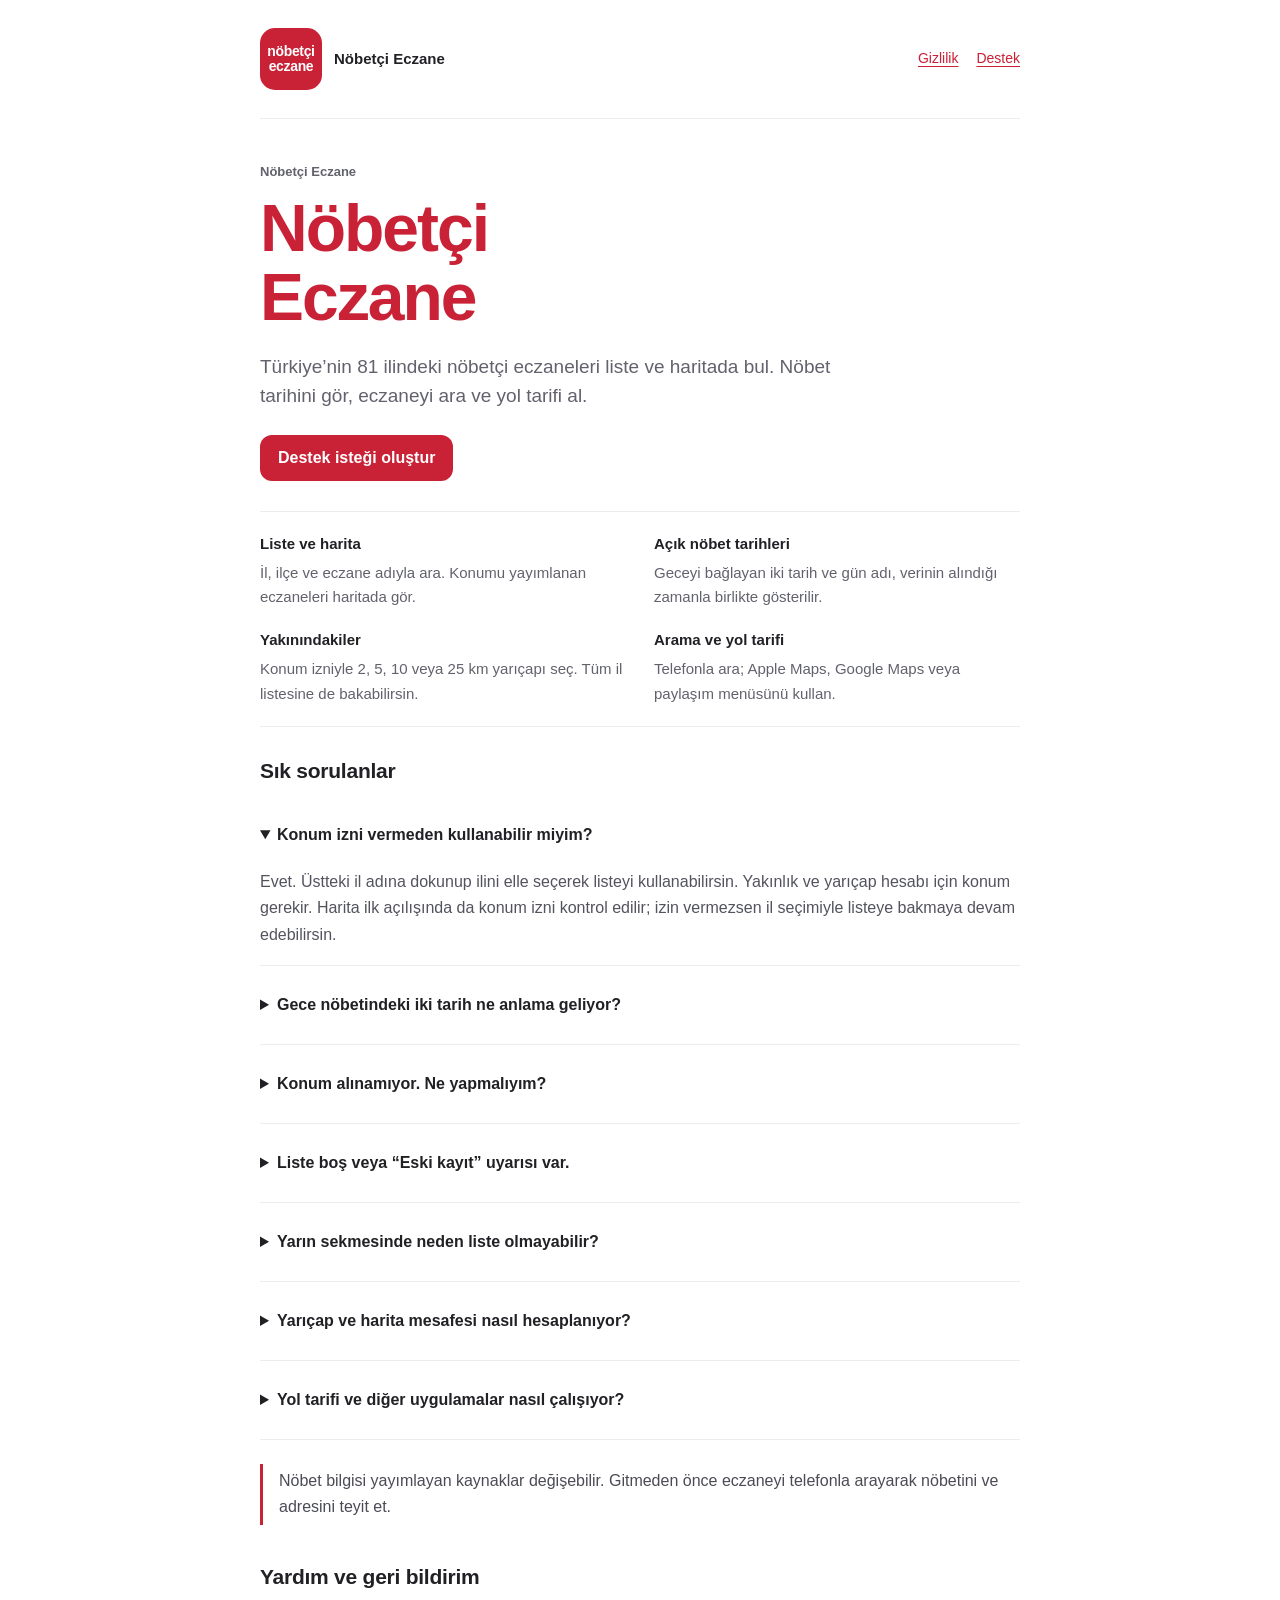
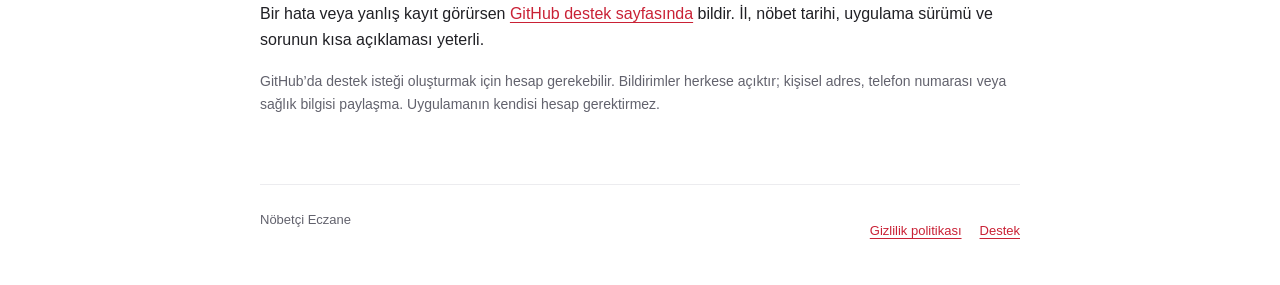
<file: index.html>
<!doctype html>
<html lang="tr">
<head>
  <meta charset="utf-8">
  <meta name="viewport" content="width=device-width, initial-scale=1">
  <meta name="description" content="Nöbetçi Eczane destek sayfası. İl seçimi, nöbet tarihleri, konum izni, harita ve yol tarifi hakkında yardım.">
  <title>Destek · Nöbetçi Eczane</title>
  <link rel="stylesheet" href="styles.css">
</head>
<body>
  <div class="page">
    <header class="top">
      <a class="brand" href="index.html" aria-label="Nöbetçi Eczane destek ana sayfası">
        <span class="brand-mark" aria-hidden="true"><span>nöbetçi</span><span>eczane</span></span>
        <span>Nöbetçi Eczane</span>
      </a>
      <nav aria-label="Sayfalar"><a href="privacy.html">Gizlilik</a><a href="#destek">Destek</a></nav>
    </header>
    <main>
      <p class="eyebrow">Nöbetçi Eczane</p>
      <h1 class="wordmark"><span>Nöbetçi</span><span>Eczane</span></h1>
      <p class="lead">Türkiye’nin 81 ilindeki nöbetçi eczaneleri liste ve haritada bul. Nöbet tarihini gör, eczaneyi ara ve yol tarifi al.</p>
      <a class="button" href="https://github.com/bahadiryl/kirmizi-app-support/issues">Destek isteği oluştur</a>
      <div class="features" aria-label="Uygulama özellikleri">
        <p><strong>Liste ve harita</strong>İl, ilçe ve eczane adıyla ara. Konumu yayımlanan eczaneleri haritada gör.</p>
        <p><strong>Açık nöbet tarihleri</strong>Geceyi bağlayan iki tarih ve gün adı, verinin alındığı zamanla birlikte gösterilir.</p>
        <p><strong>Yakınındakiler</strong>Konum izniyle 2, 5, 10 veya 25 km yarıçapı seç. Tüm il listesine de bakabilirsin.</p>
        <p><strong>Arama ve yol tarifi</strong>Telefonla ara; Apple Maps, Google Maps veya paylaşım menüsünü kullan.</p>
      </div>
      <h2>Sık sorulanlar</h2>
      <details open>
        <summary>Konum izni vermeden kullanabilir miyim?</summary>
        <p>Evet. Üstteki il adına dokunup ilini elle seçerek listeyi kullanabilirsin. Yakınlık ve yarıçap hesabı için konum gerekir. Harita ilk açılışında da konum izni kontrol edilir; izin vermezsen il seçimiyle listeye bakmaya devam edebilirsin.</p>
      </details>
      <details>
        <summary>Gece nöbetindeki iki tarih ne anlama geliyor?</summary>
        <p>Örneğin “3 Ekim 2026 Cumartesi’yi 4 Ekim 2026 Pazar’a bağlayan gece” başlığı, gece yarısını geçen nöbet gününü açıklar. Saatler yalnızca kaynakta yayımlanmışsa gösterilir. Eczanelerin saatleri farklıysa listede hepsi için ortak bir saat aralığı yazılmaz.</p>
      </details>
      <details>
        <summary>Konum alınamıyor. Ne yapmalıyım?</summary>
        <p>Telefonun konum servislerinin açık olduğundan emin ol. Uygulama izni kapalıysa “İzin ver” veya “Ayarlara git” düğmesini kullan. Ayarlardan döndükten sonra “Yeniden dene”ye dokunabilirsin. Bu sırada il listesini elle seçerek kullanabilirsin.</p>
      </details>
      <details>
        <summary>Liste boş veya “Eski kayıt” uyarısı var.</summary>
        <p>Seçili nöbet tarihini ve veri zamanını kontrol et. Filtreleri temizleyip “Tüm il”i seç veya listeyi yenile. Kaynak geçici olarak yanıt vermiyorsa biraz sonra tekrar dene. Önceden alınmış bir liste gösterilirse gerçek tarihi korunur ve güncel olmadığı açıkça belirtilir.</p>
      </details>
      <details>
        <summary>Yarın sekmesinde neden liste olmayabilir?</summary>
        <p>Yarın için yalnızca veri kaynağının yayımladığı gelecek tarih gösterilir. Kaynak henüz yayımlamadıysa bugünün eczaneleri yarının listesi gibi gösterilmez.</p>
      </details>
      <details>
        <summary>Yarıçap ve harita mesafesi nasıl hesaplanıyor?</summary>
        <p>Yarıçap kuş uçuşu mesafedir; yürüyüş veya sürüş mesafesi değildir. Yayımlanmış konumu eksik bir eczane için işaretçi ya da mesafe üretilmez. Bu eczanelerin adreslerini “Tüm il” listesinde görebilirsin.</p>
      </details>
      <details>
        <summary>Yol tarifi ve diğer uygulamalar nasıl çalışıyor?</summary>
        <p>iPhone’da “Yol tarifi al” ile Apple Maps veya Google Maps seçebilirsin. Google Maps kurulu değilse web bağlantısı açılır. “Diğer uygulamalar”, seçtiğin eczanenin adresini ve konum bağlantısını telefonun paylaşım menüsüne verir. Yayımlanmış koordinat yoksa yol tarifi eczanenin tam adresiyle aranır.</p>
      </details>
      <div class="note">Nöbet bilgisi yayımlayan kaynaklar değişebilir. Gitmeden önce eczaneyi telefonla arayarak nöbetini ve adresini teyit et.</div>
      <section class="contact" id="destek" aria-labelledby="destek-baslik">
        <h2 id="destek-baslik">Yardım ve geri bildirim</h2>
        <p>Bir hata veya yanlış kayıt görürsen <a href="https://github.com/bahadiryl/kirmizi-app-support/issues">GitHub destek sayfasında</a> bildir. İl, nöbet tarihi, uygulama sürümü ve sorunun kısa açıklaması yeterli.</p>
        <p class="small">GitHub’da destek isteği oluşturmak için hesap gerekebilir. Bildirimler herkese açıktır; kişisel adres, telefon numarası veya sağlık bilgisi paylaşma. Uygulamanın kendisi hesap gerektirmez.</p>
      </section>
    </main>
    <footer><span>Nöbetçi Eczane</span><nav aria-label="Alt sayfalar"><a href="privacy.html">Gizlilik politikası</a><a href="https://github.com/bahadiryl/kirmizi-app-support/issues">Destek</a></nav></footer>
  </div>
</body>
</html>
</file>
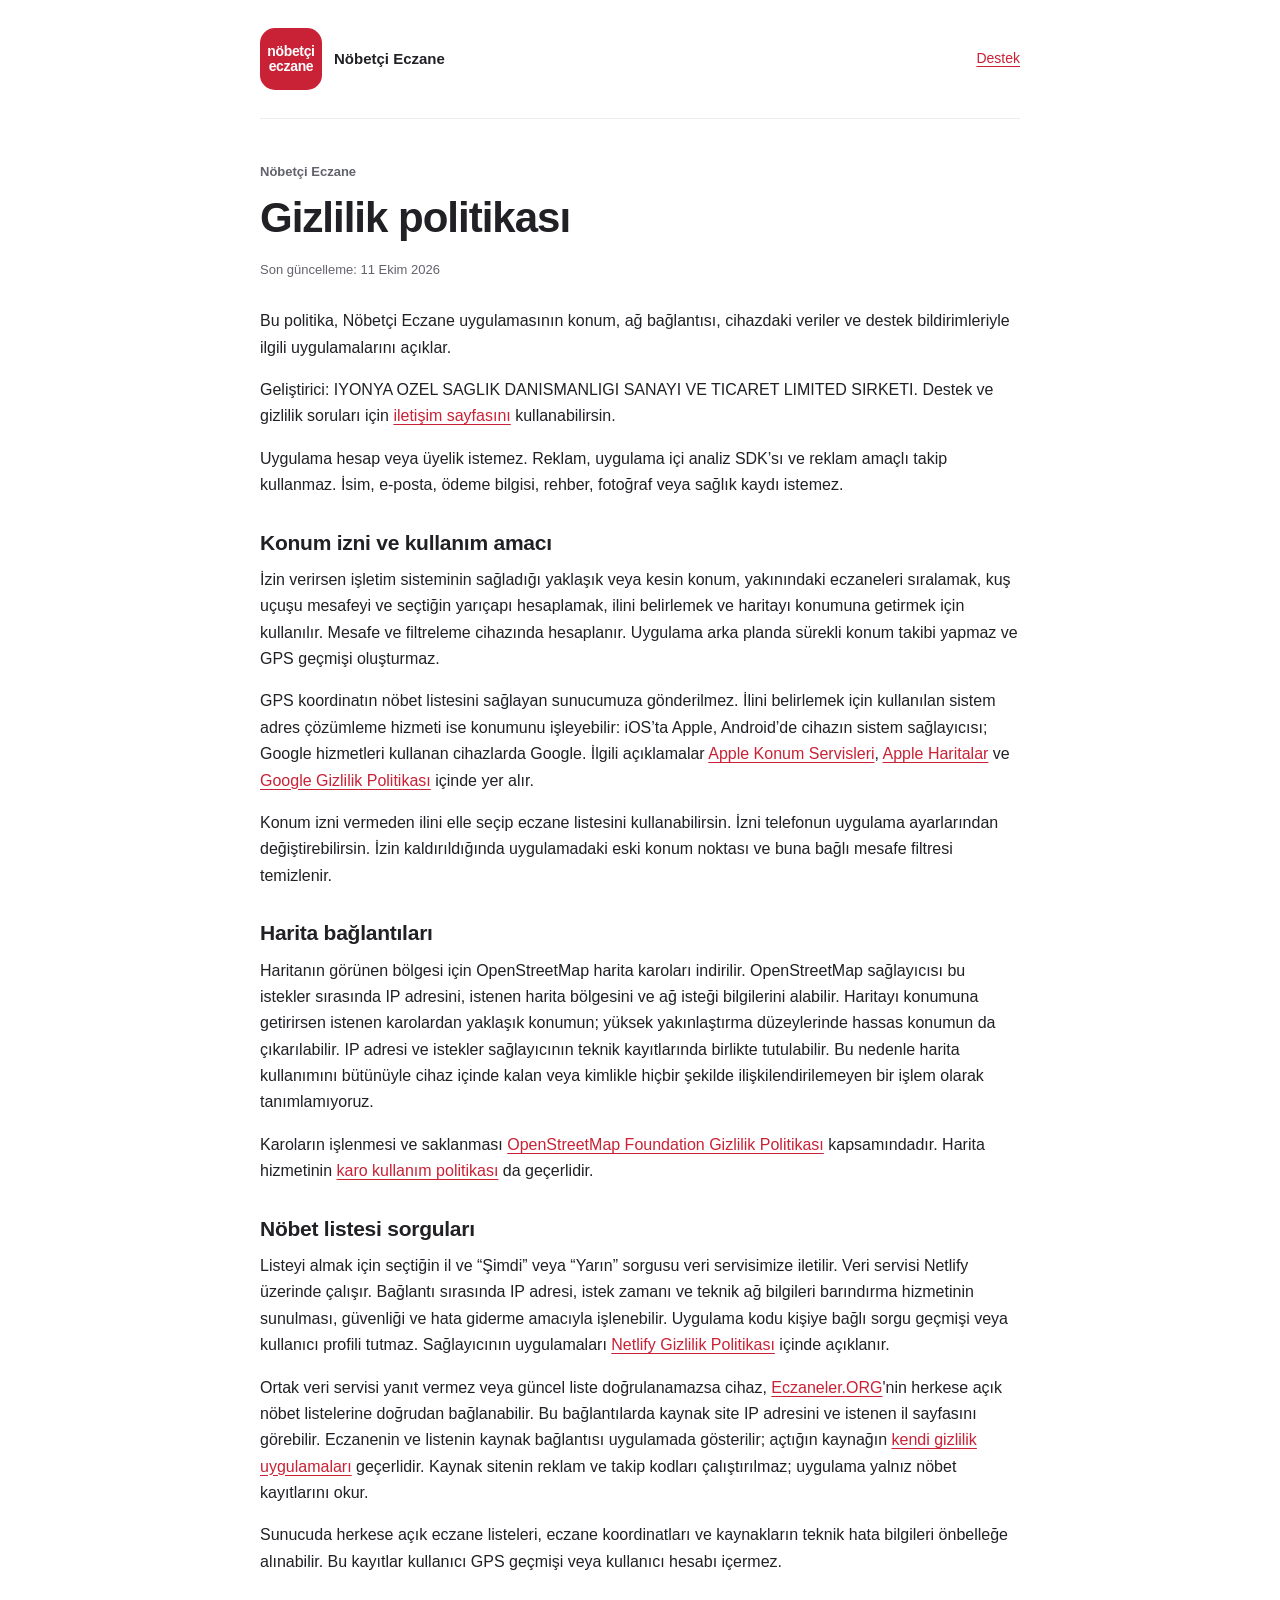
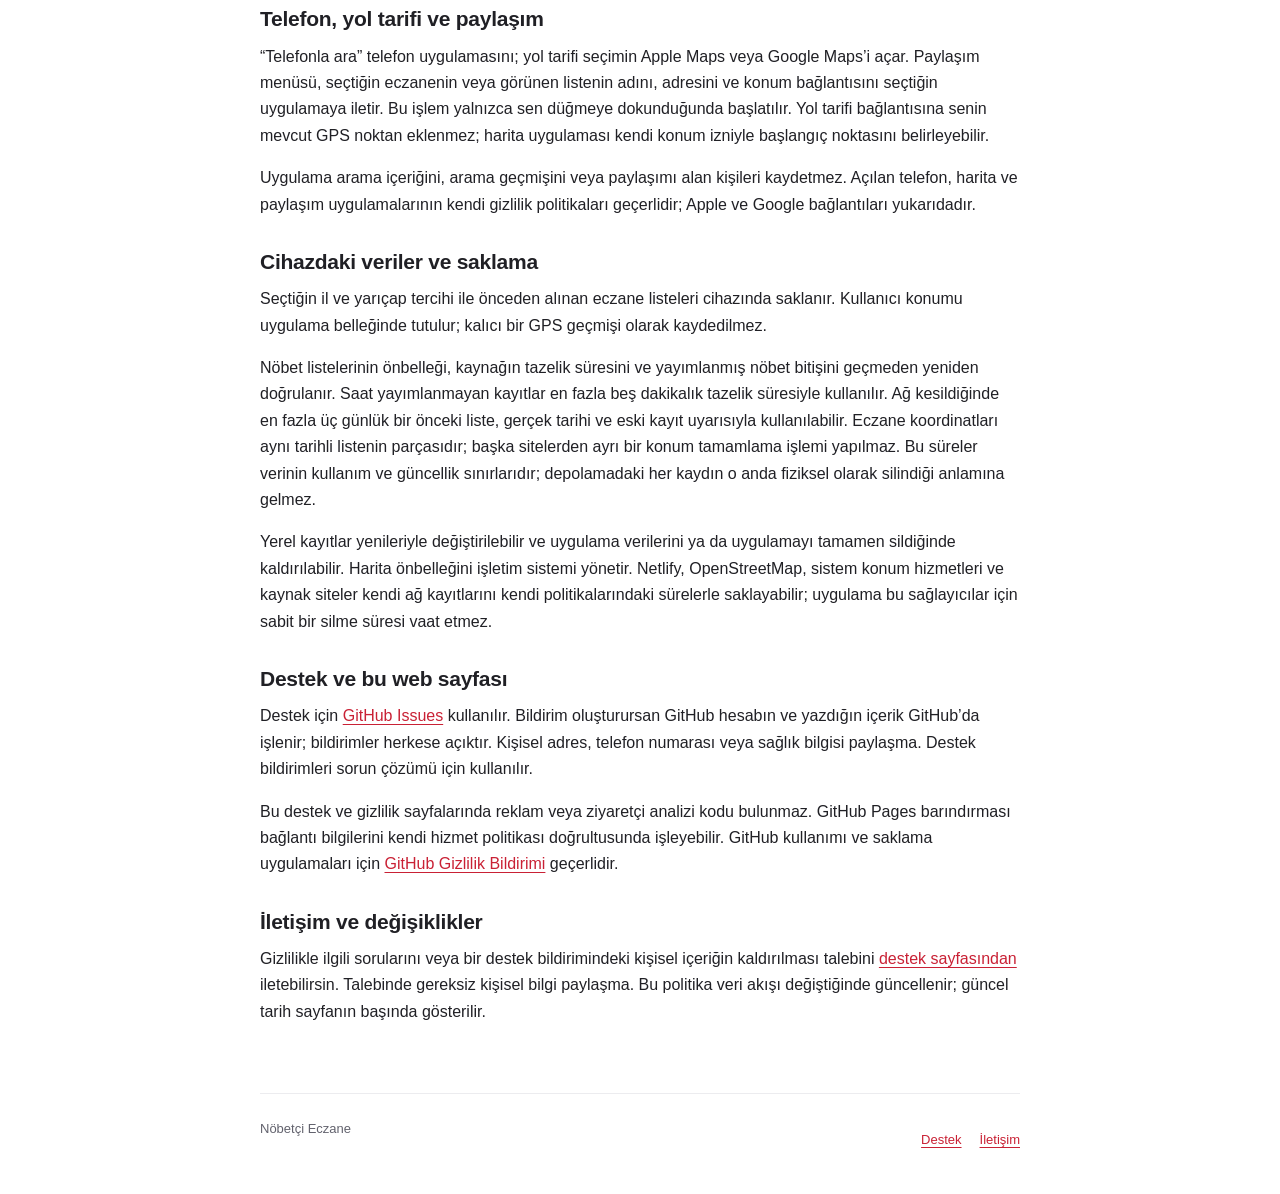
<file: privacy.html>
<!doctype html>
<html lang="tr">
<head>
  <meta charset="utf-8">
  <meta name="viewport" content="width=device-width, initial-scale=1">
  <meta name="description" content="Nöbetçi Eczane gizlilik politikası. Konum izni, harita, veri sorguları, yerel önbellek ve destek bilgileri.">
  <title>Gizlilik · Nöbetçi Eczane</title>
  <link rel="stylesheet" href="styles.css">
</head>
<body>
  <div class="page">
    <header class="top">
      <a class="brand" href="index.html" aria-label="Nöbetçi Eczane destek ana sayfası">
        <span class="brand-mark" aria-hidden="true"><span>nöbetçi</span><span>eczane</span></span>
        <span>Nöbetçi Eczane</span>
      </a>
      <nav aria-label="Sayfalar"><a href="index.html">Destek</a></nav>
    </header>
    <main>
      <p class="eyebrow">Nöbetçi Eczane</p>
      <h1>Gizlilik politikası</h1>
      <p class="updated">Son güncelleme: 11 Ekim 2026</p>
      <p>Bu politika, Nöbetçi Eczane uygulamasının konum, ağ bağlantısı, cihazdaki veriler ve destek bildirimleriyle ilgili uygulamalarını açıklar.</p>
      <p>Geliştirici: IYONYA OZEL SAGLIK DANISMANLIGI SANAYI VE TICARET LIMITED SIRKETI. Destek ve gizlilik soruları için <a href="https://github.com/bahadiryl/kirmizi-app-support/issues">iletişim sayfasını</a> kullanabilirsin.</p>
      <p>Uygulama hesap veya üyelik istemez. Reklam, uygulama içi analiz SDK’sı ve reklam amaçlı takip kullanmaz. İsim, e-posta, ödeme bilgisi, rehber, fotoğraf veya sağlık kaydı istemez.</p>
      <h2>Konum izni ve kullanım amacı</h2>
      <p>İzin verirsen işletim sisteminin sağladığı yaklaşık veya kesin konum, yakınındaki eczaneleri sıralamak, kuş uçuşu mesafeyi ve seçtiğin yarıçapı hesaplamak, ilini belirlemek ve haritayı konumuna getirmek için kullanılır. Mesafe ve filtreleme cihazında hesaplanır. Uygulama arka planda sürekli konum takibi yapmaz ve GPS geçmişi oluşturmaz.</p>
      <p>GPS koordinatın nöbet listesini sağlayan sunucumuza gönderilmez. İlini belirlemek için kullanılan sistem adres çözümleme hizmeti ise konumunu işleyebilir: iOS’ta Apple, Android’de cihazın sistem sağlayıcısı; Google hizmetleri kullanan cihazlarda Google. İlgili açıklamalar <a href="https://www.apple.com/legal/privacy/data/en/location-services/">Apple Konum Servisleri</a>, <a href="https://www.apple.com/legal/privacy/data/en/apple-maps/">Apple Haritalar</a> ve <a href="https://policies.google.com/privacy?hl=tr">Google Gizlilik Politikası</a> içinde yer alır.</p>
      <p>Konum izni vermeden ilini elle seçip eczane listesini kullanabilirsin. İzni telefonun uygulama ayarlarından değiştirebilirsin. İzin kaldırıldığında uygulamadaki eski konum noktası ve buna bağlı mesafe filtresi temizlenir.</p>
      <h2>Harita bağlantıları</h2>
      <p>Haritanın görünen bölgesi için OpenStreetMap harita karoları indirilir. OpenStreetMap sağlayıcısı bu istekler sırasında IP adresini, istenen harita bölgesini ve ağ isteği bilgilerini alabilir. Haritayı konumuna getirirsen istenen karolardan yaklaşık konumun; yüksek yakınlaştırma düzeylerinde hassas konumun da çıkarılabilir. IP adresi ve istekler sağlayıcının teknik kayıtlarında birlikte tutulabilir. Bu nedenle harita kullanımını bütünüyle cihaz içinde kalan veya kimlikle hiçbir şekilde ilişkilendirilemeyen bir işlem olarak tanımlamıyoruz.</p>
      <p>Karoların işlenmesi ve saklanması <a href="https://osmfoundation.org/wiki/Privacy_Policy">OpenStreetMap Foundation Gizlilik Politikası</a> kapsamındadır. Harita hizmetinin <a href="https://operations.osmfoundation.org/policies/tiles/">karo kullanım politikası</a> da geçerlidir.</p>
      <h2>Nöbet listesi sorguları</h2>
      <p>Listeyi almak için seçtiğin il ve “Şimdi” veya “Yarın” sorgusu veri servisimize iletilir. Veri servisi Netlify üzerinde çalışır. Bağlantı sırasında IP adresi, istek zamanı ve teknik ağ bilgileri barındırma hizmetinin sunulması, güvenliği ve hata giderme amacıyla işlenebilir. Uygulama kodu kişiye bağlı sorgu geçmişi veya kullanıcı profili tutmaz. Sağlayıcının uygulamaları <a href="https://www.netlify.com/privacy/">Netlify Gizlilik Politikası</a> içinde açıklanır.</p>
      <p>Ortak veri servisi yanıt vermez veya güncel liste doğrulanamazsa cihaz, <a href="https://eczaneler.org/">Eczaneler.ORG</a>'nin herkese açık nöbet listelerine doğrudan bağlanabilir. Bu bağlantılarda kaynak site IP adresini ve istenen il sayfasını görebilir. Eczanenin ve listenin kaynak bağlantısı uygulamada gösterilir; açtığın kaynağın <a href="https://eczaneler.org/kurumsal/gizlilik-ve-cerez-politikasi">kendi gizlilik uygulamaları</a> geçerlidir. Kaynak sitenin reklam ve takip kodları çalıştırılmaz; uygulama yalnız nöbet kayıtlarını okur.</p>
      <p>Sunucuda herkese açık eczane listeleri, eczane koordinatları ve kaynakların teknik hata bilgileri önbelleğe alınabilir. Bu kayıtlar kullanıcı GPS geçmişi veya kullanıcı hesabı içermez.</p>
      <h2>Telefon, yol tarifi ve paylaşım</h2>
      <p>“Telefonla ara” telefon uygulamasını; yol tarifi seçimin Apple Maps veya Google Maps’i açar. Paylaşım menüsü, seçtiğin eczanenin veya görünen listenin adını, adresini ve konum bağlantısını seçtiğin uygulamaya iletir. Bu işlem yalnızca sen düğmeye dokunduğunda başlatılır. Yol tarifi bağlantısına senin mevcut GPS noktan eklenmez; harita uygulaması kendi konum izniyle başlangıç noktasını belirleyebilir.</p>
      <p>Uygulama arama içeriğini, arama geçmişini veya paylaşımı alan kişileri kaydetmez. Açılan telefon, harita ve paylaşım uygulamalarının kendi gizlilik politikaları geçerlidir; Apple ve Google bağlantıları yukarıdadır.</p>
      <h2>Cihazdaki veriler ve saklama</h2>
      <p>Seçtiğin il ve yarıçap tercihi ile önceden alınan eczane listeleri cihazında saklanır. Kullanıcı konumu uygulama belleğinde tutulur; kalıcı bir GPS geçmişi olarak kaydedilmez.</p>
      <p>Nöbet listelerinin önbelleği, kaynağın tazelik süresini ve yayımlanmış nöbet bitişini geçmeden yeniden doğrulanır. Saat yayımlanmayan kayıtlar en fazla beş dakikalık tazelik süresiyle kullanılır. Ağ kesildiğinde en fazla üç günlük bir önceki liste, gerçek tarihi ve eski kayıt uyarısıyla kullanılabilir. Eczane koordinatları aynı tarihli listenin parçasıdır; başka sitelerden ayrı bir konum tamamlama işlemi yapılmaz. Bu süreler verinin kullanım ve güncellik sınırlarıdır; depolamadaki her kaydın o anda fiziksel olarak silindiği anlamına gelmez.</p>
      <p>Yerel kayıtlar yenileriyle değiştirilebilir ve uygulama verilerini ya da uygulamayı tamamen sildiğinde kaldırılabilir. Harita önbelleğini işletim sistemi yönetir. Netlify, OpenStreetMap, sistem konum hizmetleri ve kaynak siteler kendi ağ kayıtlarını kendi politikalarındaki sürelerle saklayabilir; uygulama bu sağlayıcılar için sabit bir silme süresi vaat etmez.</p>
      <h2>Destek ve bu web sayfası</h2>
      <p>Destek için <a href="https://github.com/bahadiryl/kirmizi-app-support/issues">GitHub Issues</a> kullanılır. Bildirim oluşturursan GitHub hesabın ve yazdığın içerik GitHub’da işlenir; bildirimler herkese açıktır. Kişisel adres, telefon numarası veya sağlık bilgisi paylaşma. Destek bildirimleri sorun çözümü için kullanılır.</p>
      <p>Bu destek ve gizlilik sayfalarında reklam veya ziyaretçi analizi kodu bulunmaz. GitHub Pages barındırması bağlantı bilgilerini kendi hizmet politikası doğrultusunda işleyebilir. GitHub kullanımı ve saklama uygulamaları için <a href="https://docs.github.com/en/site-policy/privacy-policies/github-general-privacy-statement">GitHub Gizlilik Bildirimi</a> geçerlidir.</p>
      <h2>İletişim ve değişiklikler</h2>
      <p>Gizlilikle ilgili sorularını veya bir destek bildirimindeki kişisel içeriğin kaldırılması talebini <a href="https://github.com/bahadiryl/kirmizi-app-support/issues">destek sayfasından</a> iletebilirsin. Talebinde gereksiz kişisel bilgi paylaşma. Bu politika veri akışı değiştiğinde güncellenir; güncel tarih sayfanın başında gösterilir.</p>
    </main>
    <footer><span>Nöbetçi Eczane</span><nav aria-label="Alt sayfalar"><a href="index.html">Destek</a><a href="https://github.com/bahadiryl/kirmizi-app-support/issues">İletişim</a></nav></footer>
  </div>
</body>
</html>
</file>
<file: styles.css>
:root { color-scheme: light; --red: #c92135; --ink: #202025; --muted: #62626d; --line: #ececef; }
* { box-sizing: border-box; }
html { scroll-behavior: smooth; }
body { margin: 0; color: var(--ink); background: #fff; font-family: -apple-system, BlinkMacSystemFont, "Segoe UI", Arial, sans-serif; font-size: 16px; line-height: 1.65; }
a { color: var(--red); text-underline-offset: 3px; }
a:hover { text-decoration-thickness: 2px; }
a:focus-visible, summary:focus-visible { outline: 3px solid #c9213566; outline-offset: 5px; border-radius: 4px; }
.page { width: min(100% - 40px, 760px); margin: 0 auto; }
.top { display: flex; align-items: center; justify-content: space-between; gap: 24px; padding: 28px 0; border-bottom: 1px solid var(--line); }
.brand { display: flex; align-items: center; gap: 12px; color: var(--ink); text-decoration: none; font-size: 15px; font-weight: 650; }
.brand-mark { display: flex; flex-direction: column; justify-content: center; width: 62px; height: 62px; border-radius: 15px; background: var(--red); color: white; text-align: center; font-size: 14px; line-height: 1.08; font-weight: 750; letter-spacing: -.35px; }
.top nav { display: flex; align-items: center; gap: 18px; font-size: 14px; }
.top nav a { display: inline-flex; align-items: center; min-height: 44px; padding: 10px 0; }
main { padding: 42px 0 52px; }
.eyebrow { color: var(--muted); font-size: 13px; font-weight: 600; margin: 0 0 12px; }
h1 { margin: 0 0 16px; font-size: clamp(30px, 6vw, 42px); letter-spacing: -1px; line-height: 1.15; }
.wordmark { color: var(--red); font-size: clamp(44px, 10vw, 66px); font-weight: 800; line-height: 1.04; letter-spacing: -2px; }
.wordmark span { display: block; }
.lead { color: var(--muted); font-size: 19px; line-height: 1.55; margin: 20px 0 24px; max-width: 620px; }
.updated { font-size: 13px; color: var(--muted); margin-bottom: 28px; }
h2 { font-size: 21px; line-height: 1.35; letter-spacing: -.25px; margin: 30px 0 10px; }
p { margin: 10px 0 16px; }
ul, ol { margin: 12px 0 18px; padding-left: 24px; }
li { margin: 7px 0; }
.button { display: inline-flex; min-height: 46px; align-items: center; padding: 10px 18px; background: var(--red); color: white; border-radius: 12px; text-decoration: none; font-weight: 650; }
.button:hover { background: #ae1b2d; }
.note { border-left: 3px solid var(--red); padding: 4px 0 4px 16px; margin: 24px 0; color: #4b4b55; }
.small { color: var(--muted); font-size: 14px; }
.features { margin: 30px 0; padding: 20px 0; border-top: 1px solid var(--line); border-bottom: 1px solid var(--line); display: grid; grid-template-columns: 1fr 1fr; gap: 18px 28px; }
.features p { margin: 0; color: var(--muted); font-size: 15px; }
.features strong { display: block; color: var(--ink); margin-bottom: 4px; }
details { border-bottom: 1px solid var(--line); padding: 17px 0; }
summary { cursor: pointer; font-weight: 650; line-height: 1.45; min-height: 44px; padding: 10px 0; }
details p { margin: 12px 0 0; color: #53535e; }
.contact { margin-top: 38px; }
footer { border-top: 1px solid var(--line); padding: 24px 0 32px; font-size: 13px; color: var(--muted); display: flex; justify-content: space-between; flex-wrap: wrap; gap: 12px; }
footer nav { display: flex; gap: 18px; flex-wrap: wrap; }
footer nav a { display: inline-flex; align-items: center; min-height: 44px; }
@media (max-width: 480px) { .page { width: calc(100% - 32px); } .top { gap: 14px; padding: 20px 0; } .brand { gap: 9px; font-size: 14px; } .top nav { gap: 12px; } main { padding-top: 32px; } .lead { font-size: 18px; } .features { grid-template-columns: 1fr; gap: 17px; } }
@media (prefers-reduced-motion: reduce) { html { scroll-behavior: auto; } }
</file>
